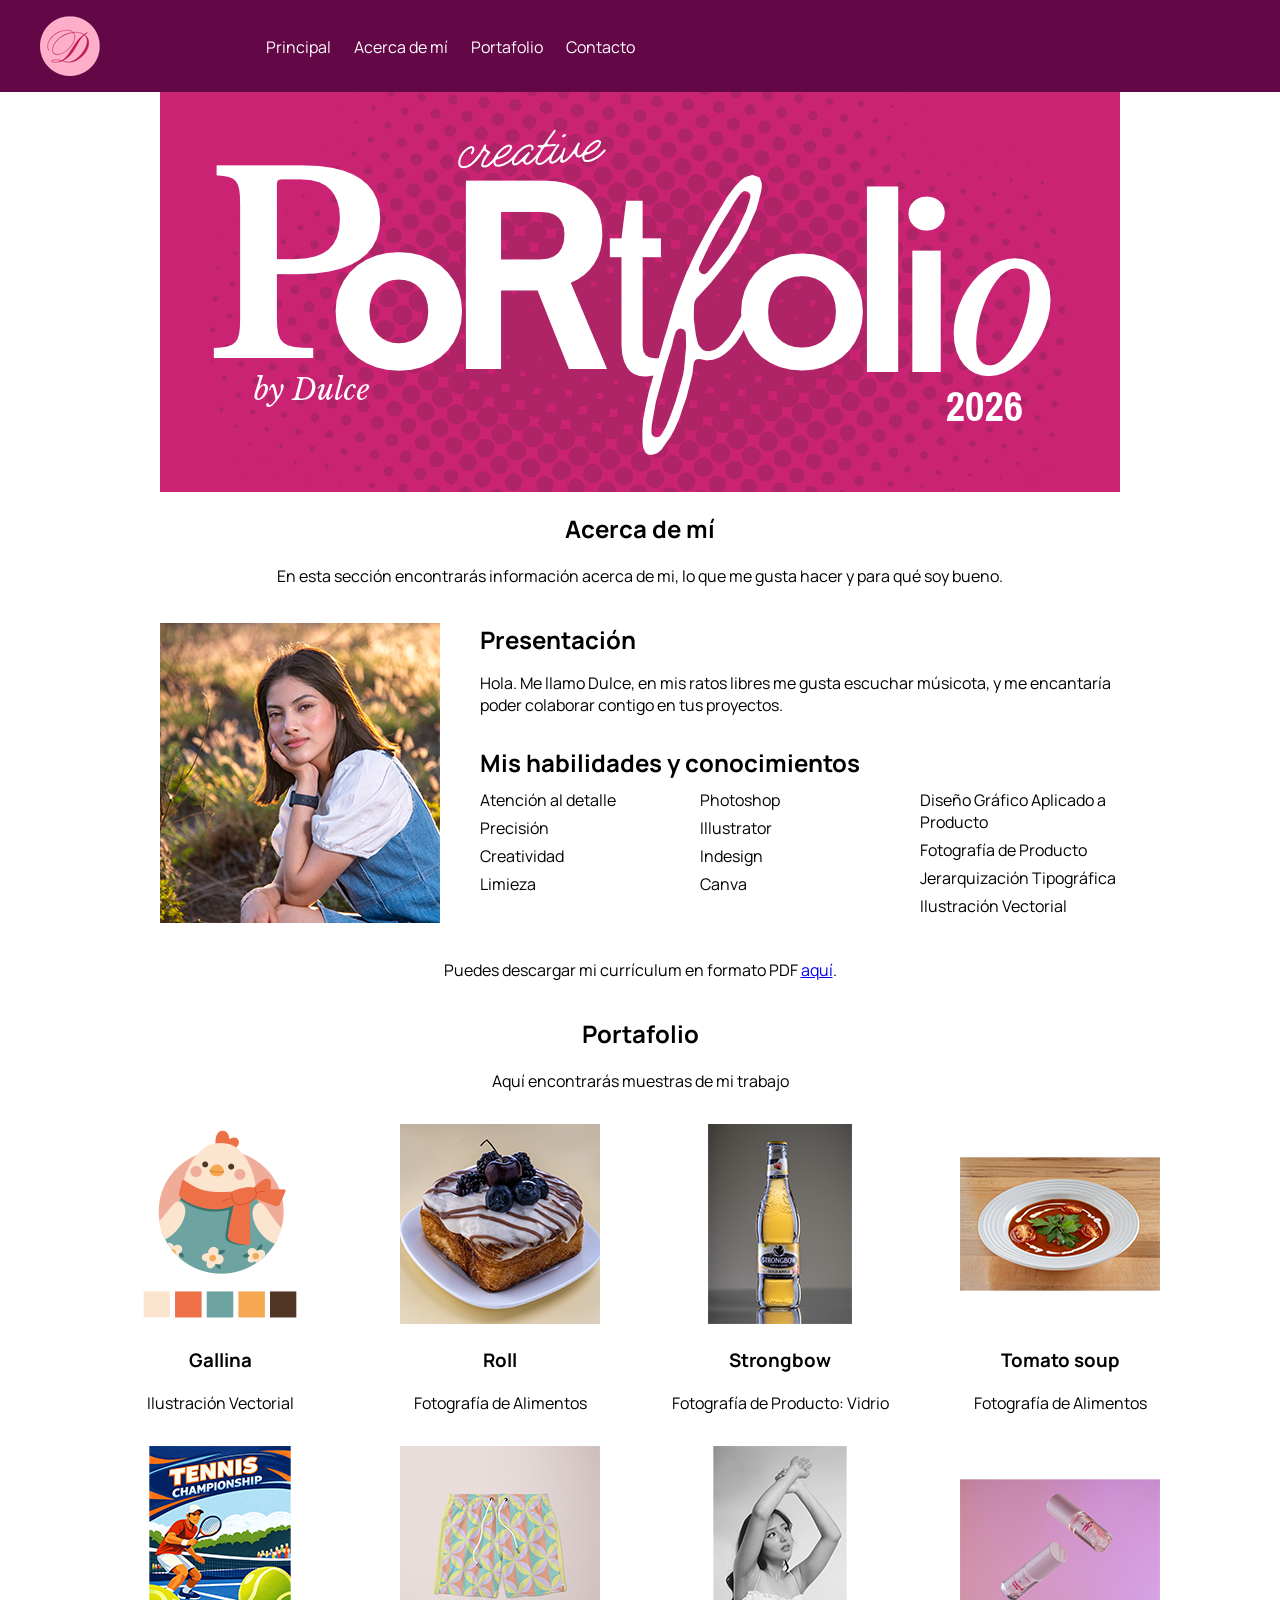
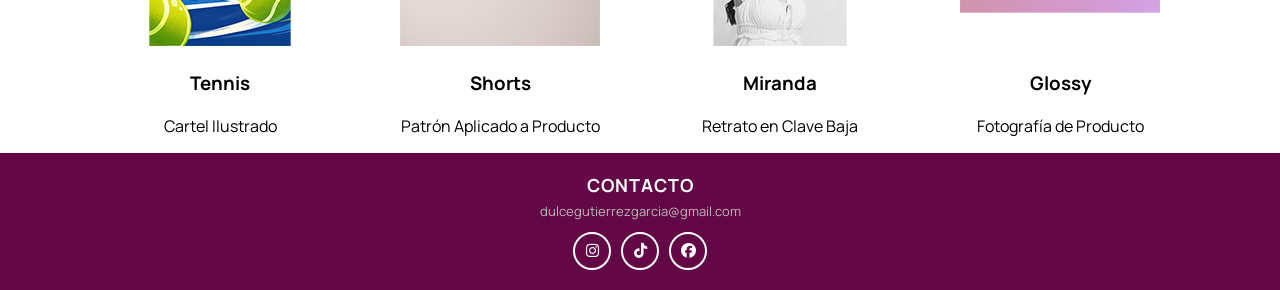
<file: Practica1/index.html>
<!DOCTYPE html>
<html lang="es">
<head>
    <meta charset="UTF-8">
    <meta name="viewport" content="width=device-width, initial-scale=1.0">
    <link rel="preconnect" href="https://fonts.googleapis.com">
<link rel="preconnect" href="https://fonts.googleapis.com">
<link rel="preconnect" href="https://fonts.gstatic.com" crossorigin>
<link href="https://fonts.googleapis.com/css2?family=Manrope:wght@200..800&family=Narnoor:wght@400;500;600;700;800&display=swap" rel="stylesheet">
<link rel="stylesheet" href="https://cdnjs.cloudflare.com/ajax/libs/font-awesome/6.5.1/css/all.min.css">
<link rel="stylesheet" type="text/css" href="css/estilos.css">
    <title>Práctica 1. Portafolio Básico</title>
</head>

<body>
    <header id="encabezado">
        <figure id="logotipo">
            <img src="img/Logo.png" alt="Este es el logotipo de Dulce">
        </figure>

        <nav id="menu">
            <ul>
                <li><a href="index.html">Principal</a></li>
                <li><a href="#">Acerca de mí</a></li>
                <li><a href="#">Portafolio</a></li>
                <li><a href="#">Contacto</a></li>
            </ul>
        </nav>
    </header>

    <section id="portada">
        <figure id="imgportada">
            <img src="img/Cover.png" alt="Portada principal Portafolio">
        </figure>
    </section>

    <section id="acercademi">
        <div id="textoacercademi">
            <h1>Acerca de mí</h1>
            <p>En esta sección encontrarás información acerca de mi, lo que me gusta hacer y para qué soy bueno.</p>     
        </div>

        <article id="perfil">
    <figure id="imgperfil">
        <img src="img/Profile.png" alt="Foto de perfil">
    </figure>

    <div id="informacion">
        <div id="presentacion">
            <h2>Presentación</h2>
            <p>Hola. Me llamo Dulce, en mis ratos libres me gusta escuchar músicota, y me encantaría poder colaborar contigo en tus proyectos.</p>
        </div>

        <div id="habilidadesyconocimientos">
            <h2>Mis habilidades y conocimientos</h2>

            <div class="contenedor-habilidades">
                <div class="habilidades">
                    <ul>
                        <li>Atención al detalle</li>
                        <li>Precisión</li>
                        <li>Creatividad</li>
                        <li>Limieza</li>
                    </ul>
                </div>

                <div class="habilidades">
                    <ul>
                        <li>Photoshop</li>
                        <li>Illustrator</li>
                        <li>Indesign</li>
                        <li>Canva</li>
                    </ul>
                </div>

                <div class="habilidades">
                    <ul>
                        <li>Diseño Gráfico Aplicado a Producto</li>
                        <li>Fotografía de Producto</li>
                        <li>Jerarquización Tipográfica</li>
                        <li>Ilustración Vectorial</li>
                    </ul>
                </div>
            </div>
        </div>
    </div>
</article>

        <div id="descarga">
            <p>Puedes descargar mi currículum en formato PDF <a href="docs/curriculum.pdf" download="curriculum.pdf" target="_blank" rel="noopener">aquí</a>.</p>
        </div>

    </section>

    <section id="portafolio">
        <h2>Portafolio</h2>
        <p>Aquí encontrarás muestras de mi trabajo</p>

        <article id="trabajos">

            <div>
                <figure>
                    <img src="img/work1.png" alt="Título del proyecto"/>
                </figure>
                <h3>Gallina</h3>
                <p>Ilustración Vectorial</p>
            </div>

            <div>
                <figure>
                    <img src="img/work2.png" alt="Título del proyecto"/>
                </figure>
                <h3>Roll</h3>
                <p>Fotografía de Alimentos</p>
            </div>

            <div>
                <figure>
                    <img src="img/work3.png" alt="Título del proyecto"/>
                </figure>
                <h3>Strongbow</h3>
                <p>Fotografía de Producto: Vidrio</p>
            </div>

            <div>
                <figure>
                    <img src="img/work4.png" alt="Título del proyecto"/>
                </figure>
                <h3>Tomato soup</h3>
                <p>Fotografía de Alimentos</p>
            </div>

            <div>
                <figure>
                    <img src="img/work5.png" alt="Título del proyecto"/>
                </figure>
                <h3>Tennis</h3>
                <p>Cartel Ilustrado</p>
            </div>

            <div>
                <figure>
                    <img src="img/work6.png" alt="Título del proyecto"/>
                </figure>
                <h3>Shorts</h3>
                <p>Patrón Aplicado a Producto</p>
            </div>

            <div>
                <figure>
                    <img src="img/work7.png" alt="Título del proyecto"/>
                </figure>
                <h3>Miranda</h3>
                <p>Retrato en Clave Baja</p>
            </div>

            <div>
                <figure>
                    <img src="img/work8.png" alt="Título del proyecto"/>
                </figure>
                <h3>Glossy</h3>
                <p>Fotografía de Producto</p>
            </div>
        </article>
    </section>

    <footer id="contacto">
        <h2>Contacto</h2>
        <p>dulcegutierrezgarcia@gmail.com</p>

        <ul>
    <li><a href="https://www.instagram.com/_dulce_g_?dlrf=MXkxOGN0NDM3bWo4aw==/" target="_blank" rel="noopener" aria-label="Instagram"><i class="fa-brands fa-instagram"></i></a></li>
<li><a href="https://www.tiktok.com/@dulcitosss_?_r=1&_t=ZS-9Ag1h3GOVRE" target="_blank" rel="noopener" aria-label="TikTok"><i class="fa-brands fa-tiktok"></i></a></li>
<li><a href="https://www.facebook.com/dulcejaneth.gutierrezgarcia/" target="_blank" rel="noopener" aria-label="Facebook"><i class="fa-brands fa-facebook"></i></a></li>
        </ul>

    </footer>

    
    
    
</body>

</html>
</file>
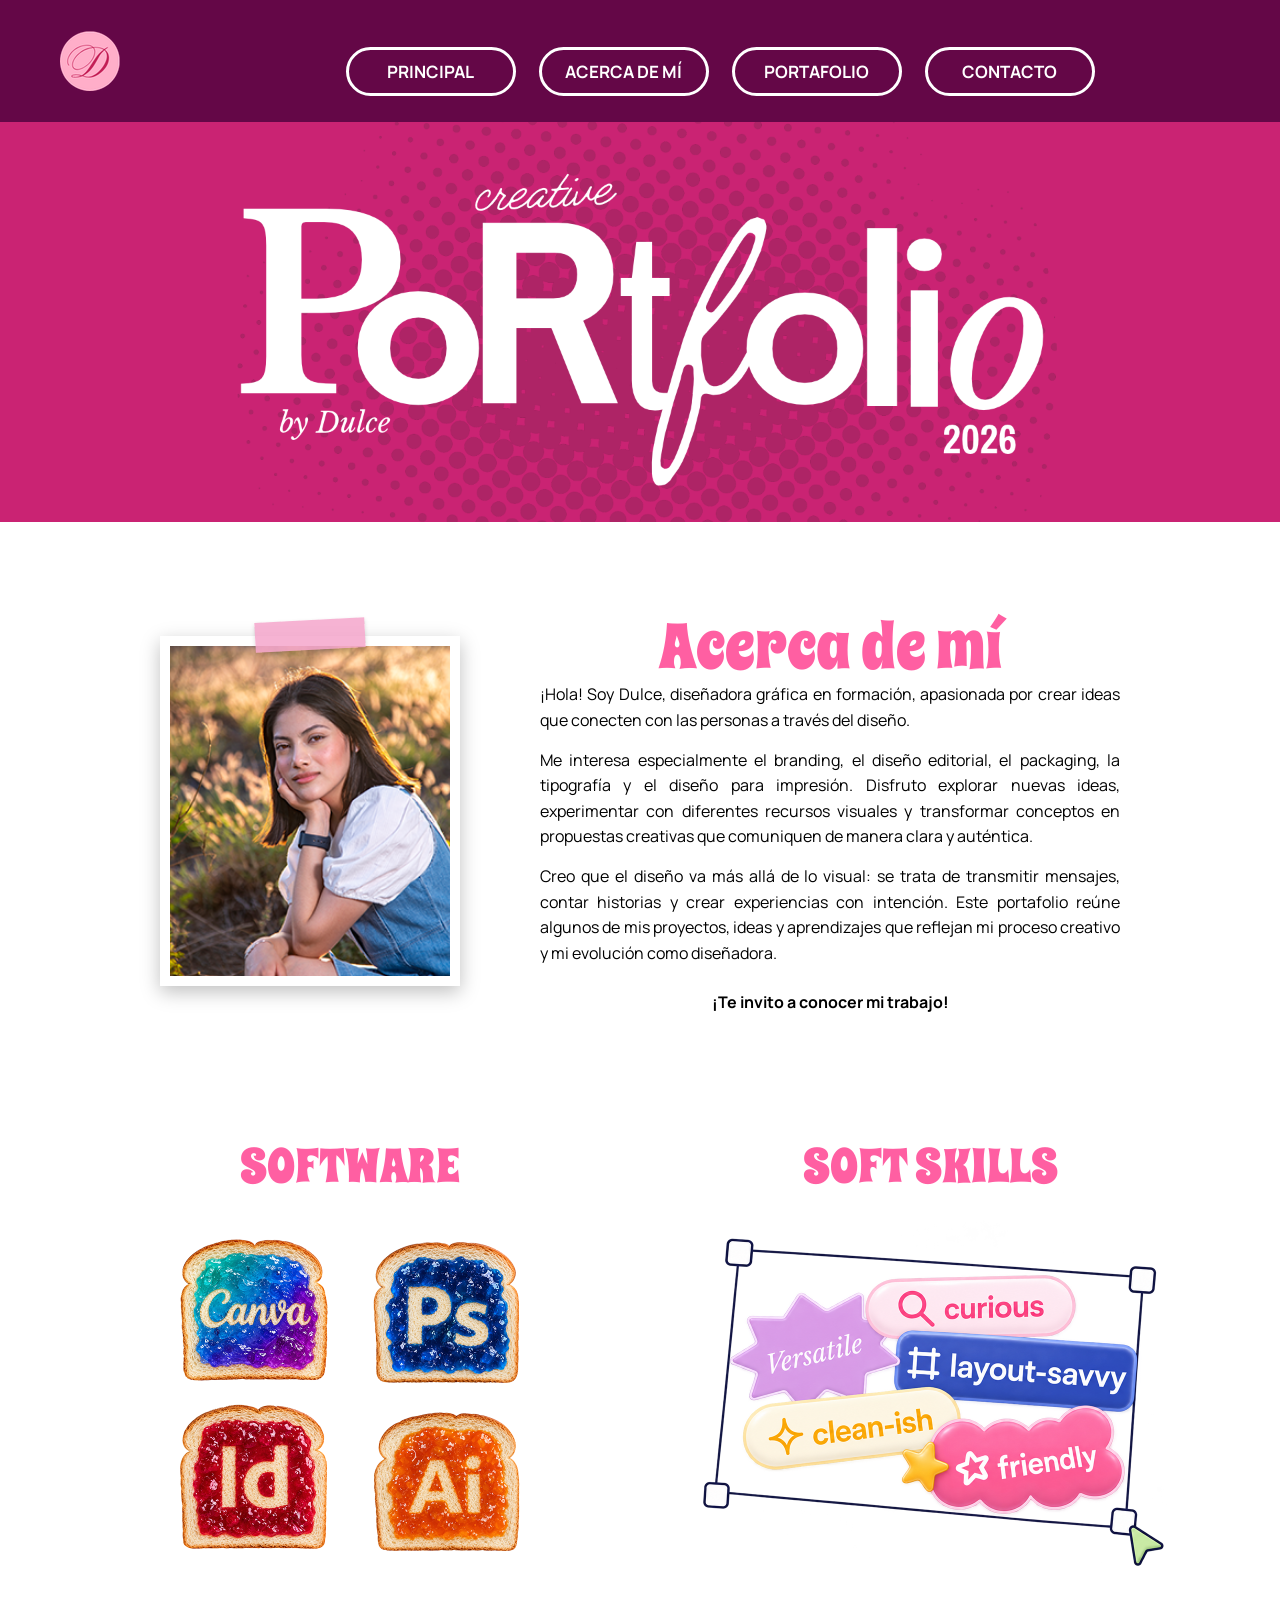
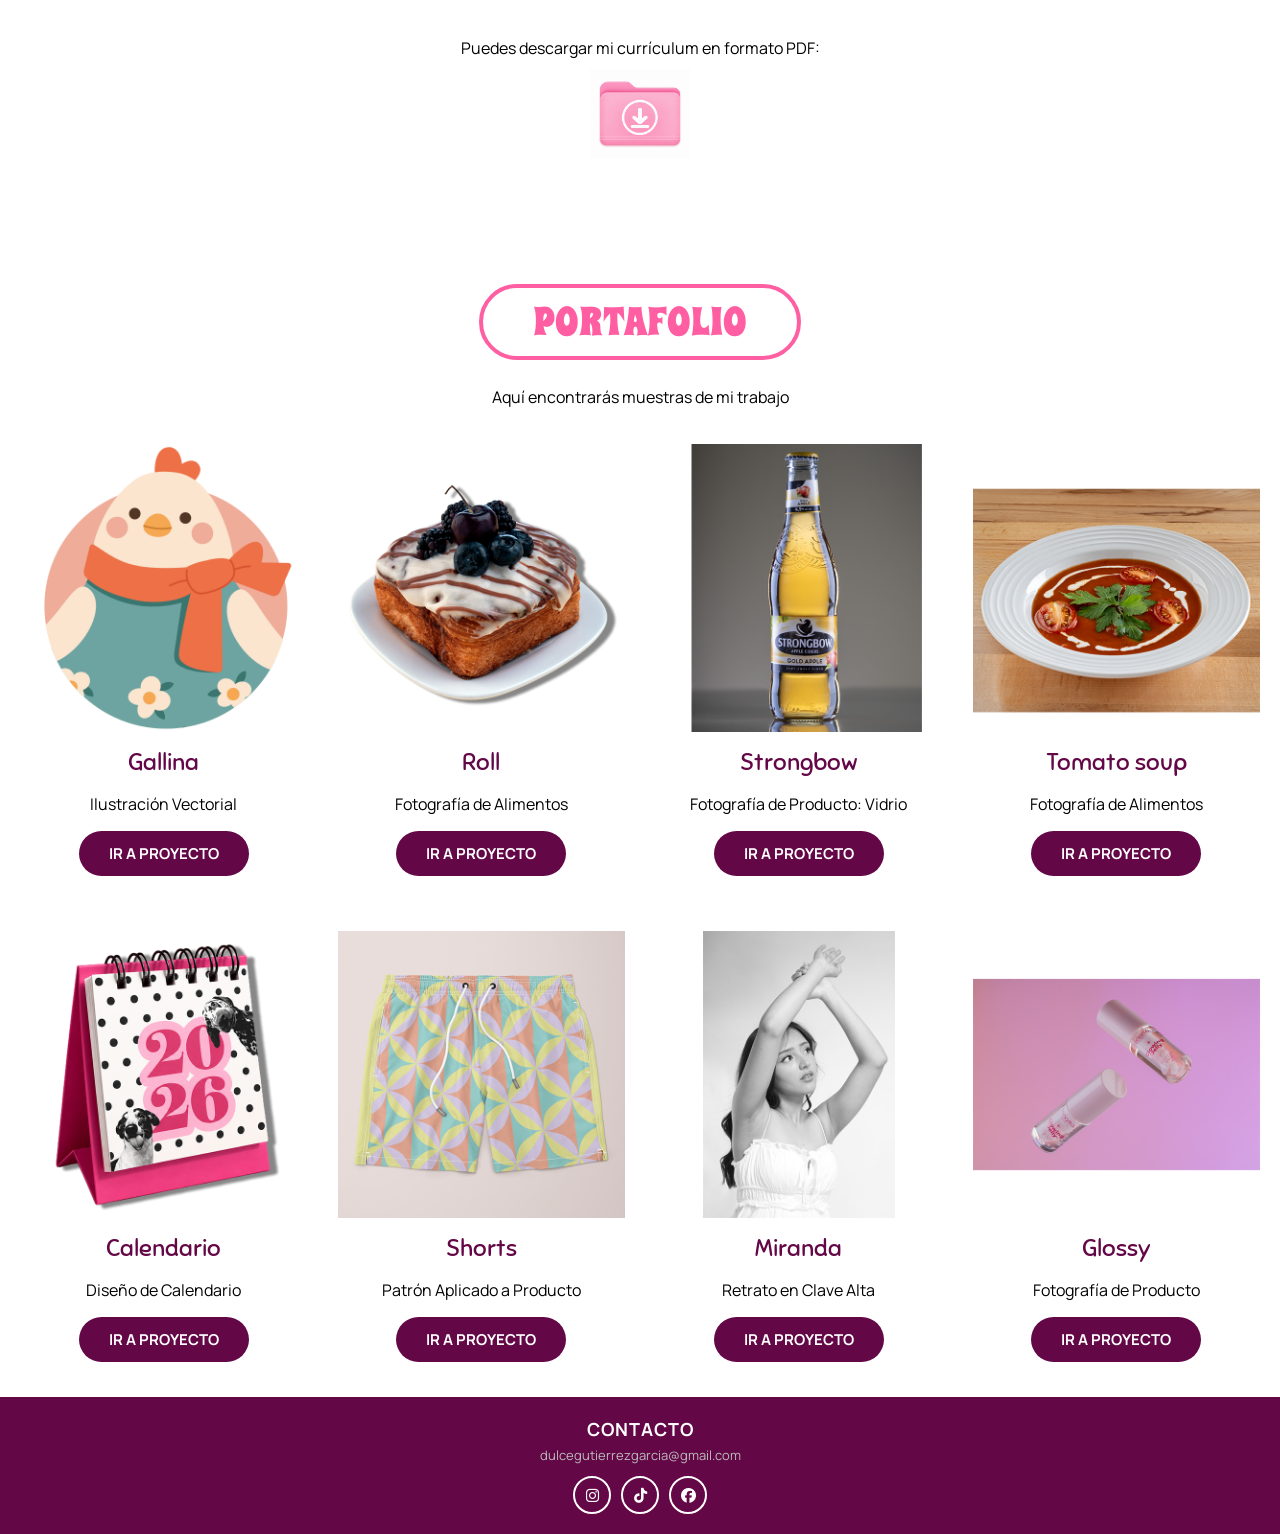
<file: practica2/index.html>
<!DOCTYPE html>
<html lang="es">
<head>
    <meta charset="UTF-8">
    <meta name="viewport" content="width=device-width, initial-scale=1.0">
    <link rel="preconnect" href="https://fonts.googleapis.com">
<link rel="preconnect" href="https://fonts.googleapis.com">
<link rel="preconnect" href="https://fonts.gstatic.com" crossorigin>
<link href="https://fonts.googleapis.com/css2?family=Manrope:wght@200..800&family=Narnoor:wght@400;500;600;700;800&display=swap" rel="stylesheet">
<link rel="stylesheet" href="https://cdnjs.cloudflare.com/ajax/libs/font-awesome/6.5.1/css/all.min.css">
<link rel="preconnect" href="https://fonts.googleapis.com">
<link rel="preconnect" href="https://fonts.gstatic.com" crossorigin>
<link href="https://fonts.googleapis.com/css2?family=Ranchers&family=Spicy+Rice&display=swap" rel="stylesheet">
<link rel="preconnect" href="https://fonts.googleapis.com">
<link rel="preconnect" href="https://fonts.gstatic.com" crossorigin>
<link href="https://fonts.googleapis.com/css2?family=Manrope:wght@200..800&family=Narnoor:wght@400;500;600;700;800&family=Sniglet:wght@400;800&display=swap" rel="stylesheet">
<link rel="stylesheet" type="text/css" href="css/estilos.css">
    <title>Práctica 2. Portafolio de Proyectos</title>
</head>

<body>
    <header id="encabezado">
        <figure id="logotipo">
            <img src="img/Logo.png" alt="Este es el logotipo de Dulce">
        </figure>

        <nav id="menu">
            <ul>
                <li><a href="index.html">Principal</a></li>
                <li><a href="#acercademi">Acerca de mí</a></li>
                <li><a href="#portafolio">Portafolio</a></li>
                <li><a href="#contacto">Contacto</a></li>
            </ul>
        </nav>
    </header>

    <section id="portada">
        <figure id="imgportada">
            <img src="img/Cover.png" alt="Portada principal Portafolio">
        </figure>
    </section>

    <section id="acercademi">

    <!-- Parte superior: foto + título + texto -->
    <div id="encabezadoacercademi">
        <figure id="imgperfil">
            <span class="cinta"></span>
            <img src="img/Profile.png" alt="Foto de perfil">
        </figure>

        <div id="textoacercademi">
            <h1>Acerca de mí</h1>

            <div id="presentacion">
                <p>¡Hola! Soy Dulce, diseñadora gráfica en formación, apasionada por crear ideas que conecten con las personas a través del diseño.</p>

                <p>Me interesa especialmente el branding, el diseño editorial, el packaging, la tipografía y el diseño para impresión. Disfruto explorar nuevas ideas, experimentar con diferentes recursos visuales y transformar conceptos en propuestas creativas que comuniquen de manera clara y auténtica.</p>

                <p>Creo que el diseño va más allá de lo visual: se trata de transmitir mensajes, contar historias y crear experiencias con intención. Este portafolio reúne algunos de mis proyectos, ideas y aprendizajes que reflejan mi proceso creativo y mi evolución como diseñadora.</p>

                <p><strong>¡Te invito a conocer mi trabajo!</strong></p>
            </div>
        </div>
    </div>

        <div id="habilidades-imagenes">
    <div class="columna-habilidad">
        <h2>Software</h2>
        <img src="img/software.png" alt="Software que utilizo">
    </div>

    <div class="columna-habilidad">
        <h2>Soft Skills</h2>
        <img src="img/softskills.png" alt="Mis soft skills">
    </div>
</div>
    

    <div id="descarga">
    <p>Puedes descargar mi currículum en formato PDF:</p>
    <a href="docs/curriculum.pdf" download="curriculum.pdf" target="_blank" rel="noopener" aria-label="Descargar currículum en PDF">
        <img src="img/descarga.png" alt="Descargar currículum">
    </a>
</div>

</section>

    <section id="portafolio">
        <h2>Portafolio</h2>
        <p>Aquí encontrarás muestras de mi trabajo</p>

  <article id="trabajos">

    <div>
        <figure>
            <img src="img/work1.png" alt="Gallina, ilustración vectorial"/>
        </figure>
        <h3>Gallina</h3>
        <p>Ilustración Vectorial</p>
        <div class="boton">
            <a href="proyecto1.html">ir a proyecto</a>
        </div>
    </div>

    <div>
        <figure>
            <img src="img/work2.png" alt="Roll, fotografía de alimentos"/>
        </figure>
        <h3>Roll</h3>
        <p>Fotografía de Alimentos</p>
        <div class="boton">
            <a href="proyecto2.html">ir a proyecto</a>
        </div>
    </div>

    <div>
        <figure>
            <img src="img/work3.png" alt="Strongbow, fotografía de producto"/>
        </figure>
        <h3>Strongbow</h3>
        <p>Fotografía de Producto: Vidrio</p>
        <div class="boton">
            <a href="proyecto3.html">ir a proyecto</a>
        </div>
    </div>

    <div>
        <figure>
            <img src="img/work4.png" alt="Tomato soup, fotografía de alimentos"/>
        </figure>
        <h3>Tomato soup</h3>
        <p>Fotografía de Alimentos</p>
        <div class="boton">
            <a href="proyecto4.html">ir a proyecto</a>
        </div>
    </div>

    <div>
        <figure>
            <img src="img/work5.png" alt="Calendario de perritos"/>
        </figure>
        <h3>Calendario</h3>
        <p>Diseño de Calendario</p>
        <div class="boton">
            <a href="proyecto5.html">ir a proyecto</a>
        </div>
    </div>

    <div>
        <figure>
            <img src="img/work6.png" alt="Shorts, patrón aplicado a producto"/>
        </figure>
        <h3>Shorts</h3>
        <p>Patrón Aplicado a Producto</p>
        <div class="boton">
            <a href="proyecto6.html">ir a proyecto</a>
        </div>
    </div>

    <div>
        <figure>
            <img src="img/work7.png" alt="Miranda, retrato en clave baja"/>
        </figure>
        <h3>Miranda</h3>
        <p>Retrato en Clave Alta</p>
        <div class="boton">
            <a href="proyecto7.html">ir a proyecto</a>
        </div>
    </div>

    <div>
        <figure>
            <img src="img/work8.png" alt="Glossy, fotografía de producto"/>
        </figure>
        <h3>Glossy</h3>
        <p>Fotografía de Producto</p>
        <div class="boton">
            <a href="proyecto8.html">ir a proyecto</a>
        </div>
    </div>

  </article>
    </section>

    <footer id="contacto">
        <h2>Contacto</h2>
        <p>dulcegutierrezgarcia@gmail.com</p>

        <ul>
    <li><a href="https://www.instagram.com/_dulce_g_?dlrf=MXkxOGN0NDM3bWo4aw==/" target="_blank" rel="noopener" aria-label="Instagram"><i class="fa-brands fa-instagram"></i></a></li>
<li><a href="https://www.tiktok.com/@dulcitosss_?_r=1&_t=ZS-9Ag1h3GOVRE" target="_blank" rel="noopener" aria-label="TikTok"><i class="fa-brands fa-tiktok"></i></a></li>
<li><a href="https://www.facebook.com/dulcejaneth.gutierrezgarcia/" target="_blank" rel="noopener" aria-label="Facebook"><i class="fa-brands fa-facebook"></i></a></li>
        </ul>

    </footer>

    
    
    
</body>

</html>
</file>
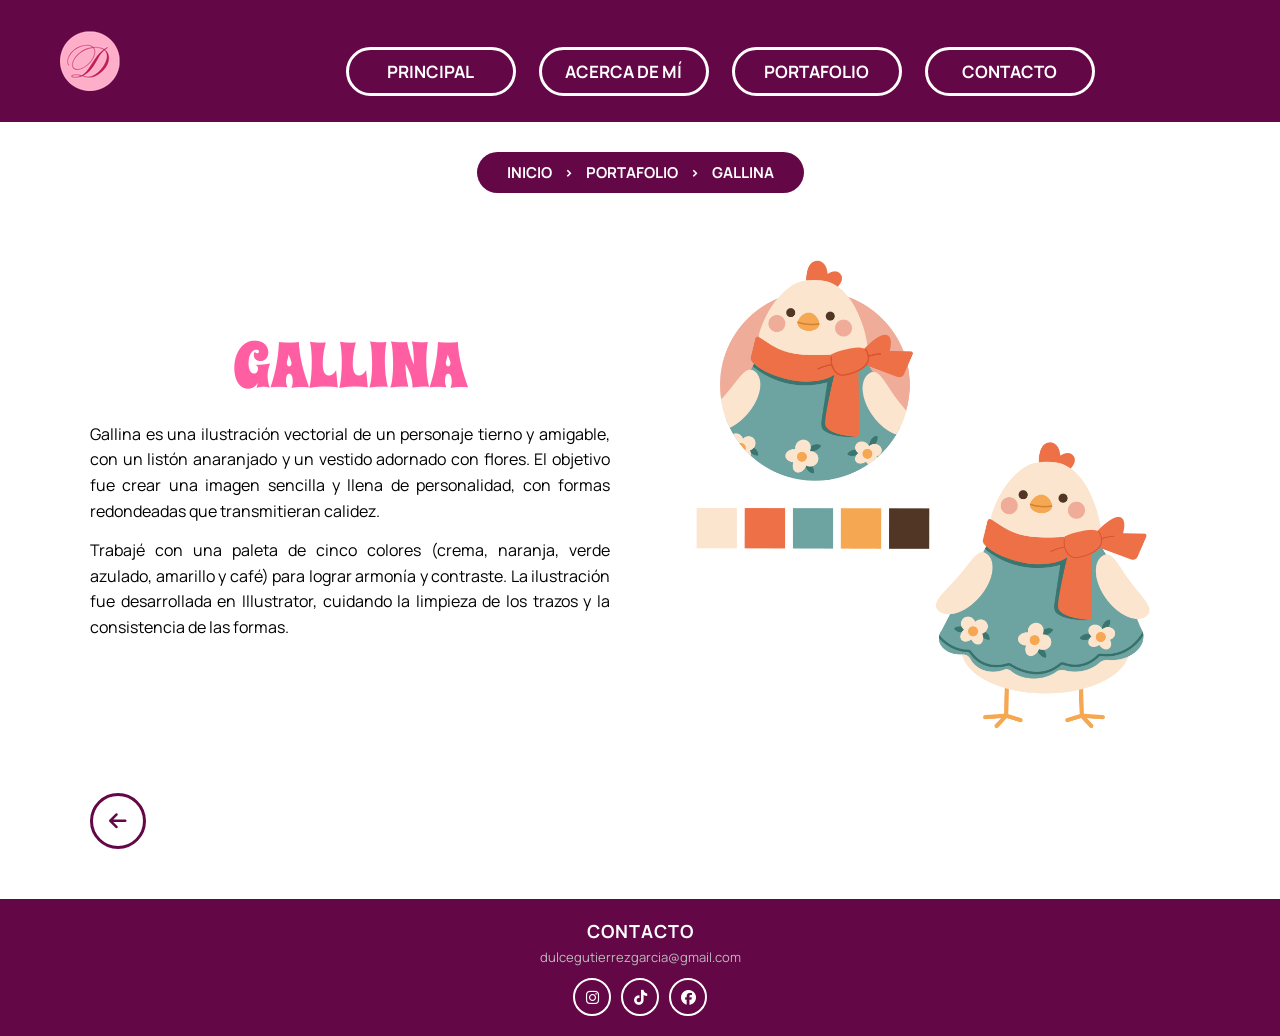
<file: practica2/proyecto1.html>
<!DOCTYPE html>
<html lang="es">
<head>
    <meta charset="UTF-8">
    <meta name="viewport" content="width=device-width, initial-scale=1.0">
    <link rel="preconnect" href="https://fonts.googleapis.com">
    <link rel="preconnect" href="https://fonts.gstatic.com" crossorigin>
    <link href="https://fonts.googleapis.com/css2?family=Manrope:wght@200..800&family=Narnoor:wght@400;500;600;700;800&family=Sniglet:wght@400;800&family=Spicy+Rice&display=swap" rel="stylesheet">
    <link rel="stylesheet" href="https://cdnjs.cloudflare.com/ajax/libs/font-awesome/6.5.1/css/all.min.css">
    <link rel="stylesheet" type="text/css" href="css/estilos.css">
    <title>Gallina | Portafolio</title>
</head>

<body>
    <header id="encabezado">
        <figure id="logotipo">
            <img src="img/Logo.png" alt="Logotipo de Dulce">
        </figure>

        <nav id="menu">
            <ul>
                <li><a href="index.html">Principal</a></li>
                <li><a href="index.html#acercademi">Acerca de mí</a></li>
                <li><a href="index.html#portafolio">Portafolio</a></li>
                <li><a href="index.html#contacto">Contacto</a></li>
            </ul>
        </nav>
    </header>

    <main id="proyecto">

        <!-- Breadcrumbs -->
        <nav class="migas" aria-label="Estás en">
            <a href="index.html">Inicio</a>
            <span>&gt;</span>
            <a href="index.html#portafolio">Portafolio</a>
            <span>&gt;</span>
            <span>Gallina</span>
        </nav>

        <!-- Título + descripción | imagen -->
        <section class="proyecto-contenido">
            <div class="proyecto-texto">
                <h1>Gallina</h1>
                <p>Gallina es una ilustración vectorial de un personaje tierno y amigable, con un listón anaranjado y un vestido adornado con flores. El objetivo fue crear una imagen sencilla y llena de personalidad, con formas redondeadas que transmitieran calidez.</p>
                <p>Trabajé con una paleta de cinco colores (crema, naranja, verde azulado, amarillo y café) para lograr armonía y contraste. La ilustración fue desarrollada en Illustrator, cuidando la limpieza de los trazos y la consistencia de las formas.</p>
            </div>

            <figure class="proyecto-imagen">
                <img src="img/proyecto1.png" alt="Gallina, ilustración vectorial">
            </figure>
        </section>

        <!-- Flecha para regresar -->
        <a class="volver" href="index.html#portafolio" aria-label="Volver al portafolio">
            <i class="fa-solid fa-arrow-left"></i>
        </a>

    </main>

    <footer id="contacto">
        <h2>Contacto</h2>
        <p>dulcegutierrezgarcia@gmail.com</p>
        <ul>
            <li><a href="https://www.instagram.com/_dulce_g_?dlrf=MXkxOGN0NDM3bWo4aw==/" target="_blank" rel="noopener" aria-label="Instagram"><i class="fa-brands fa-instagram"></i></a></li>
            <li><a href="https://www.tiktok.com/@dulcitosss_?_r=1&_t=ZS-9Ag1h3GOVRE" target="_blank" rel="noopener" aria-label="TikTok"><i class="fa-brands fa-tiktok"></i></a></li>
            <li><a href="https://www.facebook.com/dulcejaneth.gutierrezgarcia/" target="_blank" rel="noopener" aria-label="Facebook"><i class="fa-brands fa-facebook"></i></a></li>
        </ul>
    </footer>
</body>
</html>
</file>
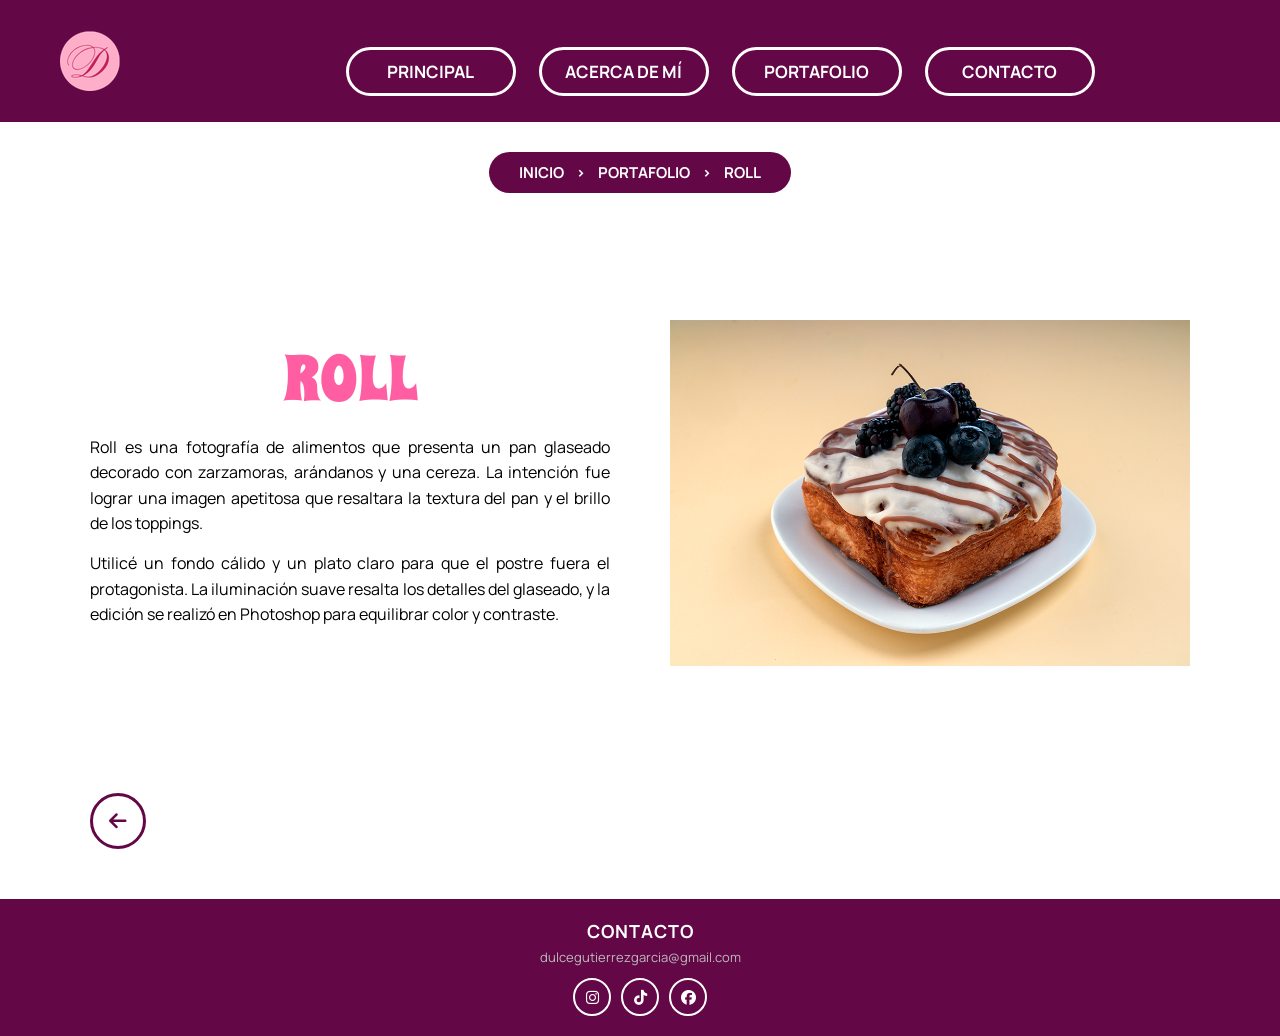
<file: practica2/proyecto2.html>
<!DOCTYPE html>
<html lang="es">
<head>
    <meta charset="UTF-8">
    <meta name="viewport" content="width=device-width, initial-scale=1.0">
    <link rel="preconnect" href="https://fonts.googleapis.com">
    <link rel="preconnect" href="https://fonts.gstatic.com" crossorigin>
    <link href="https://fonts.googleapis.com/css2?family=Manrope:wght@200..800&family=Narnoor:wght@400;500;600;700;800&family=Sniglet:wght@400;800&family=Spicy+Rice&display=swap" rel="stylesheet">
    <link rel="stylesheet" href="https://cdnjs.cloudflare.com/ajax/libs/font-awesome/6.5.1/css/all.min.css">
    <link rel="stylesheet" type="text/css" href="css/estilos.css">
    <title>Roll | Portafolio</title>
</head>

<body>
    <header id="encabezado">
        <figure id="logotipo">
            <img src="img/Logo.png" alt="Logotipo de Dulce">
        </figure>

        <nav id="menu">
            <ul>
                <li><a href="index.html">Principal</a></li>
                <li><a href="index.html#acercademi">Acerca de mí</a></li>
                <li><a href="index.html#portafolio">Portafolio</a></li>
                <li><a href="index.html#contacto">Contacto</a></li>
            </ul>
        </nav>
    </header>

    <main id="proyecto">

        <!-- Breadcrumbs -->
        <nav class="migas" aria-label="Estás en">
            <a href="index.html">Inicio</a>
            <span>&gt;</span>
            <a href="index.html#portafolio">Portafolio</a>
            <span>&gt;</span>
            <span>Roll</span>
        </nav>

        <!-- Título + descripción | imagen -->
        <section class="proyecto-contenido">
            <div class="proyecto-texto">
                <h1>Roll</h1>
                <p>Roll es una fotografía de alimentos que presenta un pan glaseado decorado con zarzamoras, arándanos y una cereza. La intención fue lograr una imagen apetitosa que resaltara la textura del pan y el brillo de los toppings.</p>
                <p>Utilicé un fondo cálido y un plato claro para que el postre fuera el protagonista. La iluminación suave resalta los detalles del glaseado, y la edición se realizó en Photoshop para equilibrar color y contraste.</p>
            </div>

            <figure class="proyecto-imagen">
                <img src="img/proyecto2.png" alt="Roll, fotografía de alimentos">
            </figure>
        </section>

        <!-- Flecha para regresar -->
        <a class="volver" href="index.html#portafolio" aria-label="Volver al portafolio">
            <i class="fa-solid fa-arrow-left"></i>
        </a>

    </main>

    <footer id="contacto">
        <h2>Contacto</h2>
        <p>dulcegutierrezgarcia@gmail.com</p>
        <ul>
            <li><a href="https://www.instagram.com/_dulce_g_?dlrf=MXkxOGN0NDM3bWo4aw==/" target="_blank" rel="noopener" aria-label="Instagram"><i class="fa-brands fa-instagram"></i></a></li>
            <li><a href="https://www.tiktok.com/@dulcitosss_?_r=1&_t=ZS-9Ag1h3GOVRE" target="_blank" rel="noopener" aria-label="TikTok"><i class="fa-brands fa-tiktok"></i></a></li>
            <li><a href="https://www.facebook.com/dulcejaneth.gutierrezgarcia/" target="_blank" rel="noopener" aria-label="Facebook"><i class="fa-brands fa-facebook"></i></a></li>
        </ul>
    </footer>
</body>
</html>
</file>
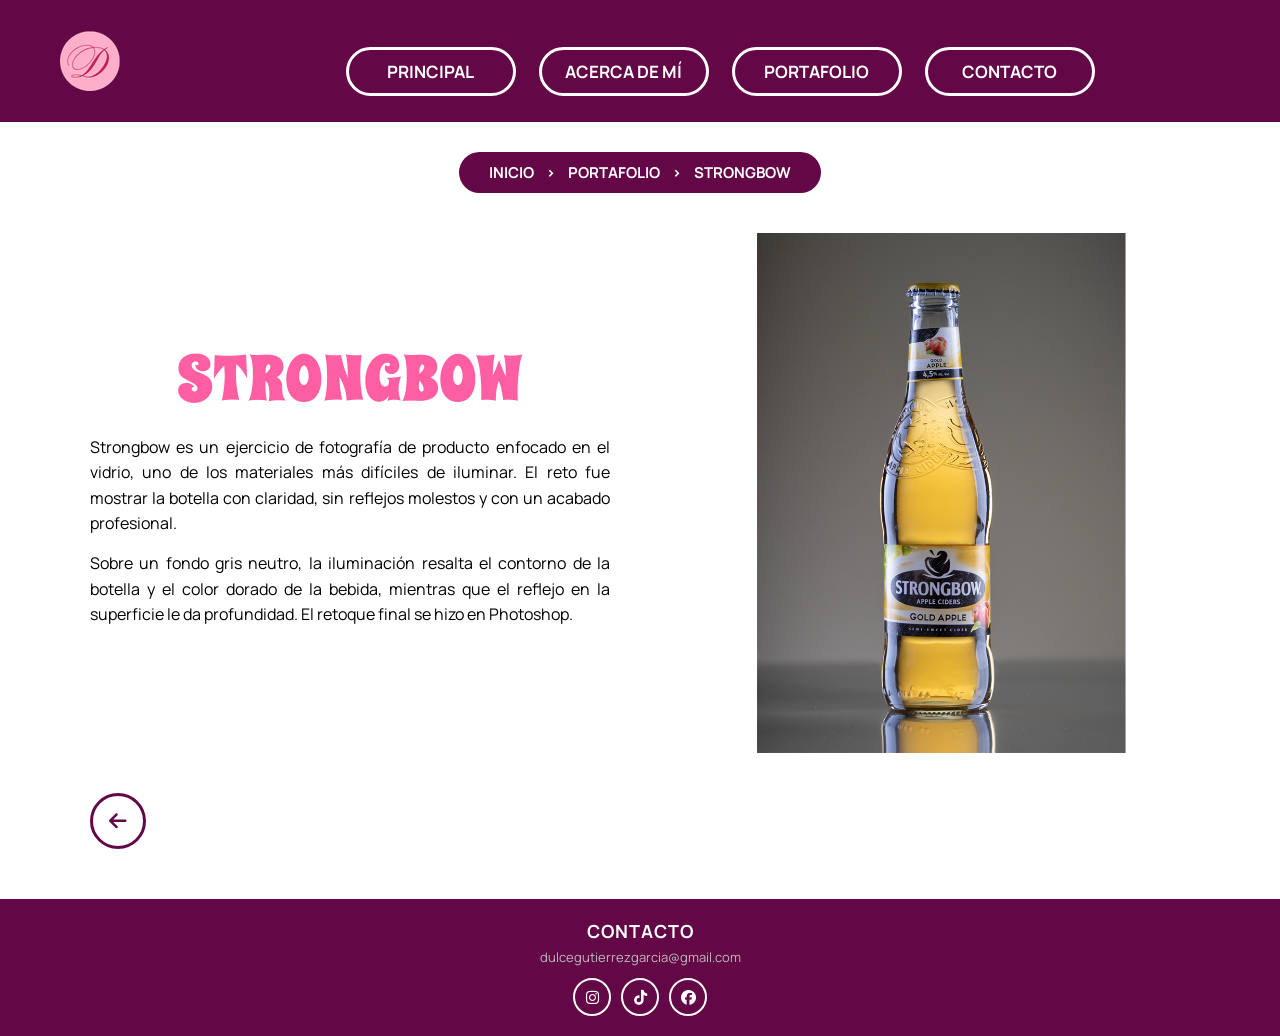
<file: practica2/proyecto3.html>
<!DOCTYPE html>
<html lang="es">
<head>
    <meta charset="UTF-8">
    <meta name="viewport" content="width=device-width, initial-scale=1.0">
    <link rel="preconnect" href="https://fonts.googleapis.com">
    <link rel="preconnect" href="https://fonts.gstatic.com" crossorigin>
    <link href="https://fonts.googleapis.com/css2?family=Manrope:wght@200..800&family=Narnoor:wght@400;500;600;700;800&family=Sniglet:wght@400;800&family=Spicy+Rice&display=swap" rel="stylesheet">
    <link rel="stylesheet" href="https://cdnjs.cloudflare.com/ajax/libs/font-awesome/6.5.1/css/all.min.css">
    <link rel="stylesheet" type="text/css" href="css/estilos.css">
    <title>Strongbow | Portafolio</title>
</head>

<body>
    <header id="encabezado">
        <figure id="logotipo">
            <img src="img/Logo.png" alt="Logotipo de Dulce">
        </figure>

        <nav id="menu">
            <ul>
                <li><a href="index.html">Principal</a></li>
                <li><a href="index.html#acercademi">Acerca de mí</a></li>
                <li><a href="index.html#portafolio">Portafolio</a></li>
                <li><a href="index.html#contacto">Contacto</a></li>
            </ul>
        </nav>
    </header>

    <main id="proyecto">

        <!-- Breadcrumbs -->
        <nav class="migas" aria-label="Estás en">
            <a href="index.html">Inicio</a>
            <span>&gt;</span>
            <a href="index.html#portafolio">Portafolio</a>
            <span>&gt;</span>
            <span>Strongbow</span>
        </nav>

        <!-- Título + descripción | imagen -->
        <section class="proyecto-contenido">
            <div class="proyecto-texto">
                <h1>Strongbow</h1>
                <p>Strongbow es un ejercicio de fotografía de producto enfocado en el vidrio, uno de los materiales más difíciles de iluminar. El reto fue mostrar la botella con claridad, sin reflejos molestos y con un acabado profesional.</p>
                <p>Sobre un fondo gris neutro, la iluminación resalta el contorno de la botella y el color dorado de la bebida, mientras que el reflejo en la superficie le da profundidad. El retoque final se hizo en Photoshop.</p>
            </div>

            <figure class="proyecto-imagen">
                <img src="img/proyecto3.png" alt="Strongbow, fotografía de producto en vidrio">
            </figure>
        </section>

        <!-- Flecha para regresar -->
        <a class="volver" href="index.html#portafolio" aria-label="Volver al portafolio">
            <i class="fa-solid fa-arrow-left"></i>
        </a>

    </main>

    <footer id="contacto">
        <h2>Contacto</h2>
        <p>dulcegutierrezgarcia@gmail.com</p>
        <ul>
            <li><a href="https://www.instagram.com/_dulce_g_?dlrf=MXkxOGN0NDM3bWo4aw==/" target="_blank" rel="noopener" aria-label="Instagram"><i class="fa-brands fa-instagram"></i></a></li>
            <li><a href="https://www.tiktok.com/@dulcitosss_?_r=1&_t=ZS-9Ag1h3GOVRE" target="_blank" rel="noopener" aria-label="TikTok"><i class="fa-brands fa-tiktok"></i></a></li>
            <li><a href="https://www.facebook.com/dulcejaneth.gutierrezgarcia/" target="_blank" rel="noopener" aria-label="Facebook"><i class="fa-brands fa-facebook"></i></a></li>
        </ul>
    </footer>
</body>
</html>
</file>
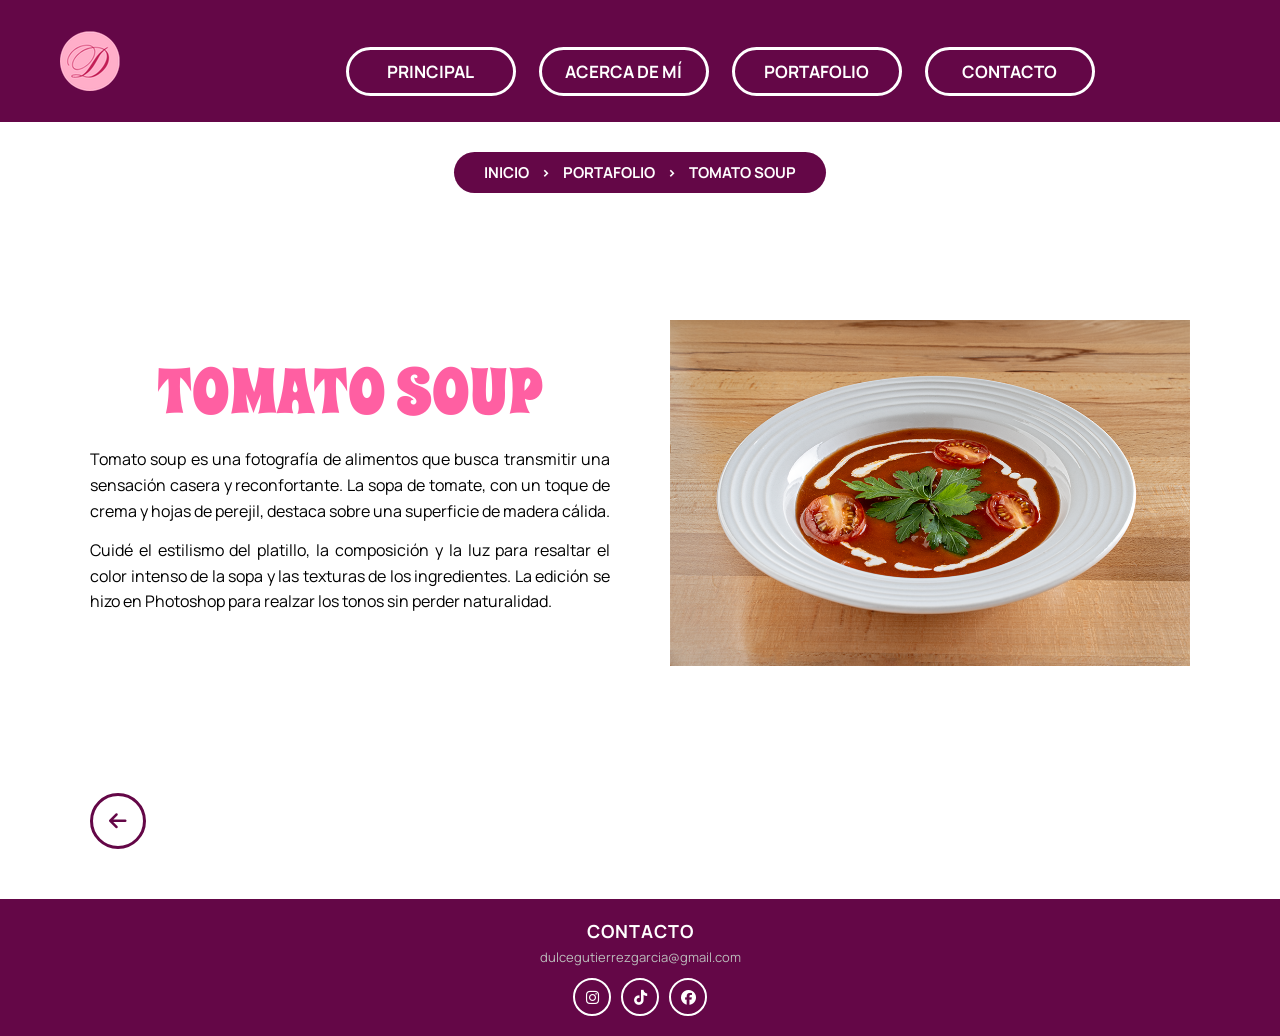
<file: practica2/proyecto4.html>
<!DOCTYPE html>
<html lang="es">
<head>
    <meta charset="UTF-8">
    <meta name="viewport" content="width=device-width, initial-scale=1.0">
    <link rel="preconnect" href="https://fonts.googleapis.com">
    <link rel="preconnect" href="https://fonts.gstatic.com" crossorigin>
    <link href="https://fonts.googleapis.com/css2?family=Manrope:wght@200..800&family=Narnoor:wght@400;500;600;700;800&family=Sniglet:wght@400;800&family=Spicy+Rice&display=swap" rel="stylesheet">
    <link rel="stylesheet" href="https://cdnjs.cloudflare.com/ajax/libs/font-awesome/6.5.1/css/all.min.css">
    <link rel="stylesheet" type="text/css" href="css/estilos.css">
    <title>Tomato soup | Portafolio</title>
</head>

<body>
    <header id="encabezado">
        <figure id="logotipo">
            <img src="img/Logo.png" alt="Logotipo de Dulce">
        </figure>

        <nav id="menu">
            <ul>
                <li><a href="index.html">Principal</a></li>
                <li><a href="index.html#acercademi">Acerca de mí</a></li>
                <li><a href="index.html#portafolio">Portafolio</a></li>
                <li><a href="index.html#contacto">Contacto</a></li>
            </ul>
        </nav>
    </header>

    <main id="proyecto">

        <!-- Breadcrumbs -->
        <nav class="migas" aria-label="Estás en">
            <a href="index.html">Inicio</a>
            <span>&gt;</span>
            <a href="index.html#portafolio">Portafolio</a>
            <span>&gt;</span>
            <span>Tomato soup</span>
        </nav>

        <!-- Título + descripción | imagen -->
        <section class="proyecto-contenido">
            <div class="proyecto-texto">
                <h1>Tomato soup</h1>
                <p>Tomato soup es una fotografía de alimentos que busca transmitir una sensación casera y reconfortante. La sopa de tomate, con un toque de crema y hojas de perejil, destaca sobre una superficie de madera cálida.</p>
                <p>Cuidé el estilismo del platillo, la composición y la luz para resaltar el color intenso de la sopa y las texturas de los ingredientes. La edición se hizo en Photoshop para realzar los tonos sin perder naturalidad.</p>
            </div>

            <figure class="proyecto-imagen">
                <img src="img/proyecto4.png" alt="Tomato soup, fotografía de alimentos">
            </figure>
        </section>

        <!-- Flecha para regresar -->
        <a class="volver" href="index.html#portafolio" aria-label="Volver al portafolio">
            <i class="fa-solid fa-arrow-left"></i>
        </a>

    </main>

    <footer id="contacto">
        <h2>Contacto</h2>
        <p>dulcegutierrezgarcia@gmail.com</p>
        <ul>
            <li><a href="https://www.instagram.com/_dulce_g_?dlrf=MXkxOGN0NDM3bWo4aw==/" target="_blank" rel="noopener" aria-label="Instagram"><i class="fa-brands fa-instagram"></i></a></li>
            <li><a href="https://www.tiktok.com/@dulcitosss_?_r=1&_t=ZS-9Ag1h3GOVRE" target="_blank" rel="noopener" aria-label="TikTok"><i class="fa-brands fa-tiktok"></i></a></li>
            <li><a href="https://www.facebook.com/dulcejaneth.gutierrezgarcia/" target="_blank" rel="noopener" aria-label="Facebook"><i class="fa-brands fa-facebook"></i></a></li>
        </ul>
    </footer>
</body>
</html>
</file>
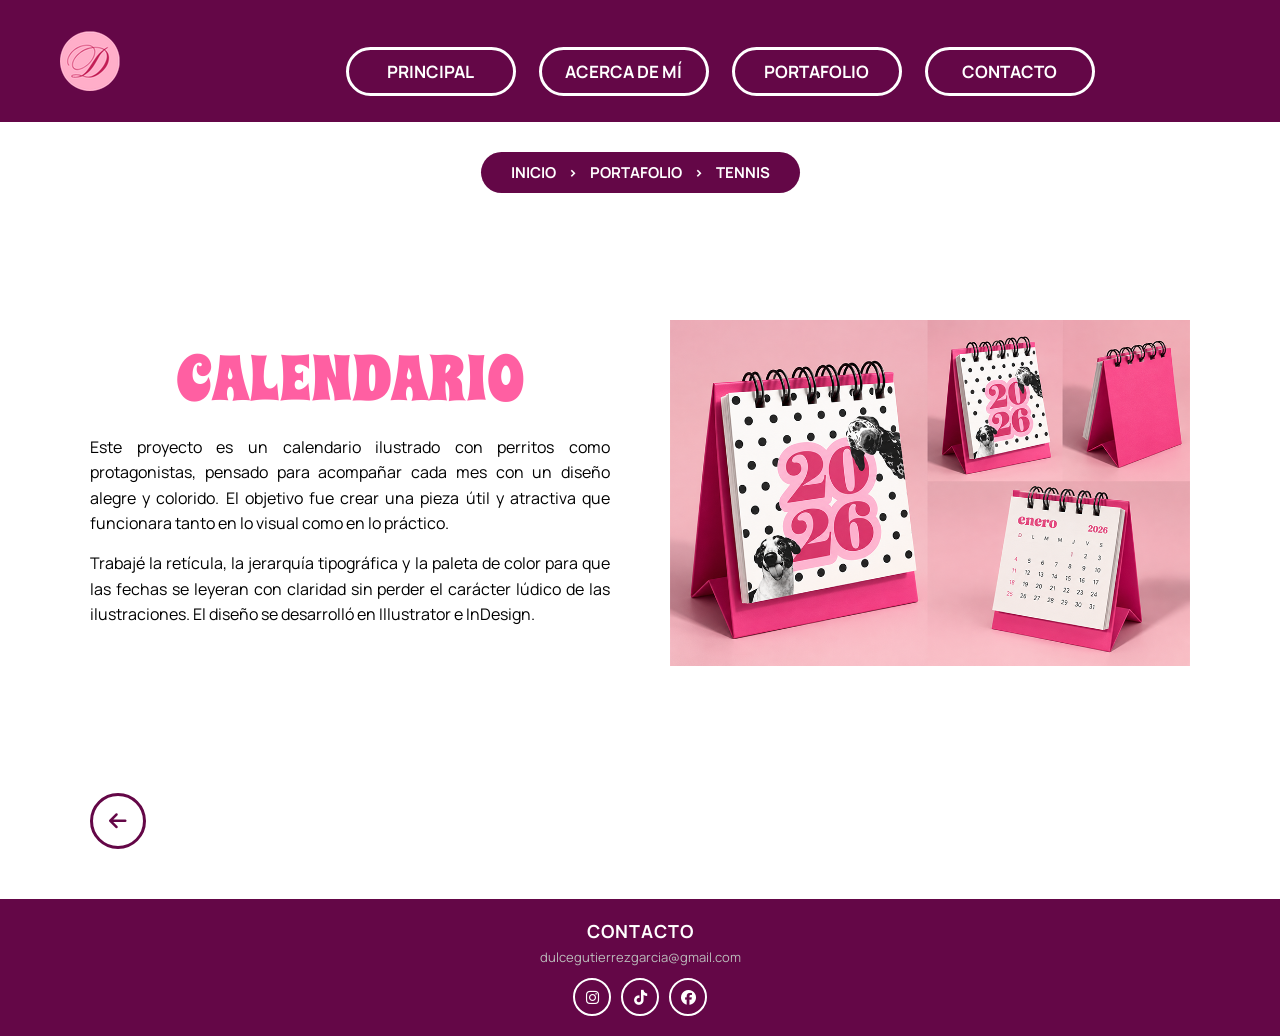
<file: practica2/proyecto5.html>
<!DOCTYPE html>
<html lang="es">
<head>
    <meta charset="UTF-8">
    <meta name="viewport" content="width=device-width, initial-scale=1.0">
    <link rel="preconnect" href="https://fonts.googleapis.com">
    <link rel="preconnect" href="https://fonts.gstatic.com" crossorigin>
    <link href="https://fonts.googleapis.com/css2?family=Manrope:wght@200..800&family=Narnoor:wght@400;500;600;700;800&family=Sniglet:wght@400;800&family=Spicy+Rice&display=swap" rel="stylesheet">
    <link rel="stylesheet" href="https://cdnjs.cloudflare.com/ajax/libs/font-awesome/6.5.1/css/all.min.css">
    <link rel="stylesheet" type="text/css" href="css/estilos.css">
    <title>Calendario | Portafolio</title>
</head>

<body>
    <header id="encabezado">
        <figure id="logotipo">
            <img src="img/Logo.png" alt="Logotipo de Dulce">
        </figure>

        <nav id="menu">
            <ul>
                <li><a href="index.html">Principal</a></li>
                <li><a href="index.html#acercademi">Acerca de mí</a></li>
                <li><a href="index.html#portafolio">Portafolio</a></li>
                <li><a href="index.html#contacto">Contacto</a></li>
            </ul>
        </nav>
    </header>

    <main id="proyecto">

        <!-- Breadcrumbs -->
        <nav class="migas" aria-label="Estás en">
            <a href="index.html">Inicio</a>
            <span>&gt;</span>
            <a href="index.html#portafolio">Portafolio</a>
            <span>&gt;</span>
            <span>Tennis</span>
        </nav>

        <!-- Título + descripción | imagen -->
        <section class="proyecto-contenido">
            <div class="proyecto-texto">
                <h1>Calendario</h1>
                <p>Este proyecto es un calendario ilustrado con perritos como protagonistas, pensado para acompañar cada mes con un diseño alegre y colorido. El objetivo fue crear una pieza útil y atractiva que funcionara tanto en lo visual como en lo práctico.</p>
                <p>Trabajé la retícula, la jerarquía tipográfica y la paleta de color para que las fechas se leyeran con claridad sin perder el carácter lúdico de las ilustraciones. El diseño se desarrolló en Illustrator e InDesign.</p>
            </div>

            <figure class="proyecto-imagen">
                <img src="img/proyecto5.png" alt="Tennis, cartel ilustrado">
            </figure>
        </section>

        <!-- Flecha para regresar -->
        <a class="volver" href="index.html#portafolio" aria-label="Volver al portafolio">
            <i class="fa-solid fa-arrow-left"></i>
        </a>

    </main>

    <footer id="contacto">
        <h2>Contacto</h2>
        <p>dulcegutierrezgarcia@gmail.com</p>
        <ul>
            <li><a href="https://www.instagram.com/_dulce_g_?dlrf=MXkxOGN0NDM3bWo4aw==/" target="_blank" rel="noopener" aria-label="Instagram"><i class="fa-brands fa-instagram"></i></a></li>
            <li><a href="https://www.tiktok.com/@dulcitosss_?_r=1&_t=ZS-9Ag1h3GOVRE" target="_blank" rel="noopener" aria-label="TikTok"><i class="fa-brands fa-tiktok"></i></a></li>
            <li><a href="https://www.facebook.com/dulcejaneth.gutierrezgarcia/" target="_blank" rel="noopener" aria-label="Facebook"><i class="fa-brands fa-facebook"></i></a></li>
        </ul>
    </footer>
</body>
</html>
</file>
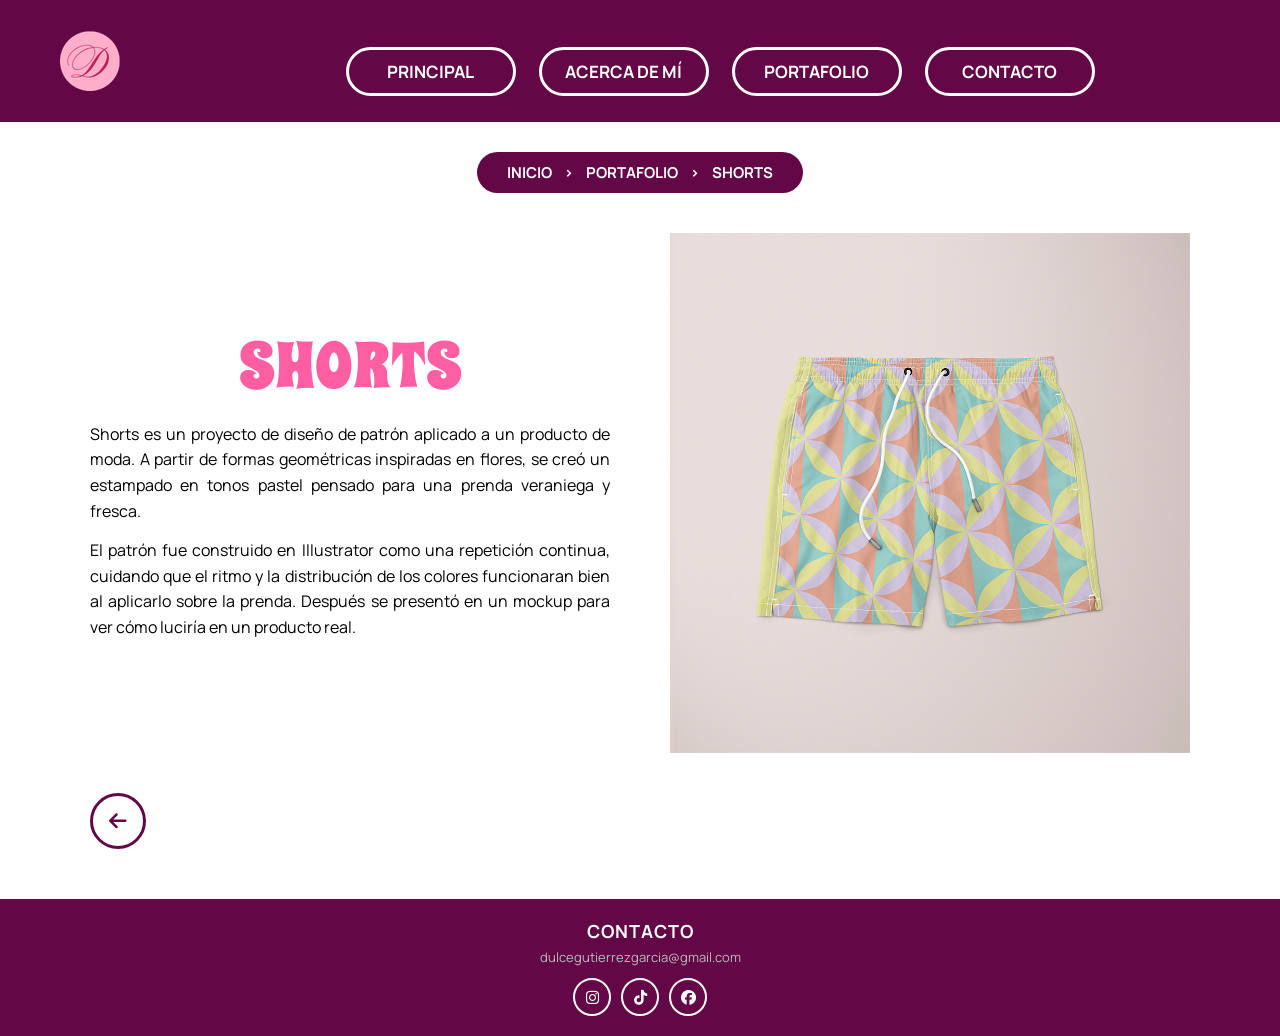
<file: practica2/proyecto6.html>
<!DOCTYPE html>
<html lang="es">
<head>
    <meta charset="UTF-8">
    <meta name="viewport" content="width=device-width, initial-scale=1.0">
    <link rel="preconnect" href="https://fonts.googleapis.com">
    <link rel="preconnect" href="https://fonts.gstatic.com" crossorigin>
    <link href="https://fonts.googleapis.com/css2?family=Manrope:wght@200..800&family=Narnoor:wght@400;500;600;700;800&family=Sniglet:wght@400;800&family=Spicy+Rice&display=swap" rel="stylesheet">
    <link rel="stylesheet" href="https://cdnjs.cloudflare.com/ajax/libs/font-awesome/6.5.1/css/all.min.css">
    <link rel="stylesheet" type="text/css" href="css/estilos.css">
    <title>Shorts | Portafolio</title>
</head>

<body>
    <header id="encabezado">
        <figure id="logotipo">
            <img src="img/Logo.png" alt="Logotipo de Dulce">
        </figure>

        <nav id="menu">
            <ul>
                <li><a href="index.html">Principal</a></li>
                <li><a href="index.html#acercademi">Acerca de mí</a></li>
                <li><a href="index.html#portafolio">Portafolio</a></li>
                <li><a href="index.html#contacto">Contacto</a></li>
            </ul>
        </nav>
    </header>

    <main id="proyecto">

        <!-- Breadcrumbs -->
        <nav class="migas" aria-label="Estás en">
            <a href="index.html">Inicio</a>
            <span>&gt;</span>
            <a href="index.html#portafolio">Portafolio</a>
            <span>&gt;</span>
            <span>Shorts</span>
        </nav>

        <!-- Título + descripción | imagen -->
        <section class="proyecto-contenido">
            <div class="proyecto-texto">
                <h1>Shorts</h1>
                <p>Shorts es un proyecto de diseño de patrón aplicado a un producto de moda. A partir de formas geométricas inspiradas en flores, se creó un estampado en tonos pastel pensado para una prenda veraniega y fresca.</p>
                <p>El patrón fue construido en Illustrator como una repetición continua, cuidando que el ritmo y la distribución de los colores funcionaran bien al aplicarlo sobre la prenda. Después se presentó en un mockup para ver cómo luciría en un producto real.</p>
            </div>

            <figure class="proyecto-imagen">
                <img src="img/proyecto6.png" alt="Shorts, patrón aplicado a producto">
            </figure>
        </section>

        <!-- Flecha para regresar -->
        <a class="volver" href="index.html#portafolio" aria-label="Volver al portafolio">
            <i class="fa-solid fa-arrow-left"></i>
        </a>

    </main>

    <footer id="contacto">
        <h2>Contacto</h2>
        <p>dulcegutierrezgarcia@gmail.com</p>
        <ul>
            <li><a href="https://www.instagram.com/_dulce_g_?dlrf=MXkxOGN0NDM3bWo4aw==/" target="_blank" rel="noopener" aria-label="Instagram"><i class="fa-brands fa-instagram"></i></a></li>
            <li><a href="https://www.tiktok.com/@dulcitosss_?_r=1&_t=ZS-9Ag1h3GOVRE" target="_blank" rel="noopener" aria-label="TikTok"><i class="fa-brands fa-tiktok"></i></a></li>
            <li><a href="https://www.facebook.com/dulcejaneth.gutierrezgarcia/" target="_blank" rel="noopener" aria-label="Facebook"><i class="fa-brands fa-facebook"></i></a></li>
        </ul>
    </footer>
</body>
</html>
</file>
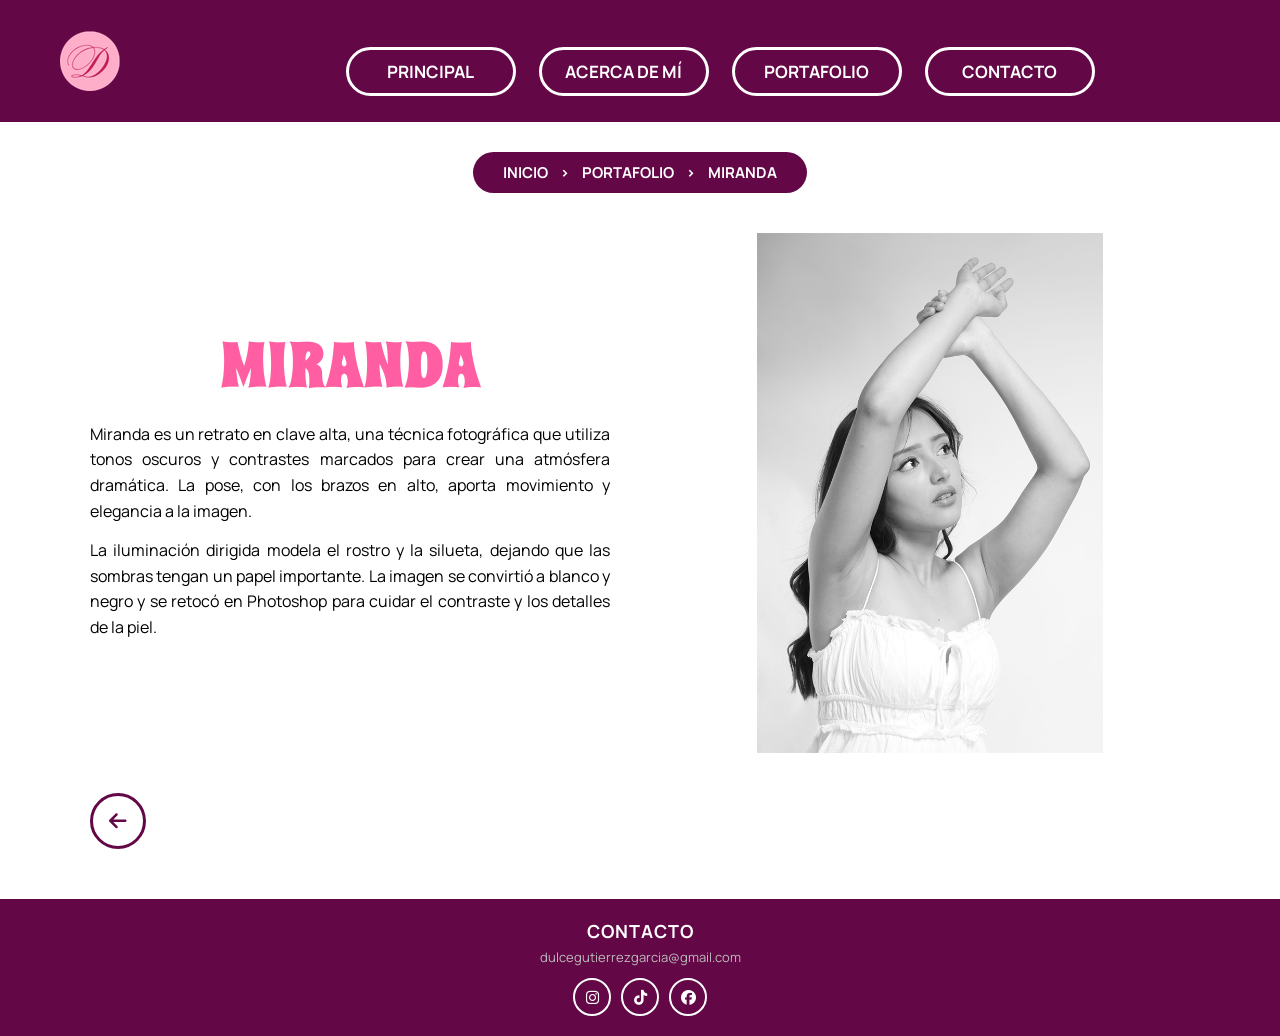
<file: practica2/proyecto7.html>
<!DOCTYPE html>
<html lang="es">
<head>
    <meta charset="UTF-8">
    <meta name="viewport" content="width=device-width, initial-scale=1.0">
    <link rel="preconnect" href="https://fonts.googleapis.com">
    <link rel="preconnect" href="https://fonts.gstatic.com" crossorigin>
    <link href="https://fonts.googleapis.com/css2?family=Manrope:wght@200..800&family=Narnoor:wght@400;500;600;700;800&family=Sniglet:wght@400;800&family=Spicy+Rice&display=swap" rel="stylesheet">
    <link rel="stylesheet" href="https://cdnjs.cloudflare.com/ajax/libs/font-awesome/6.5.1/css/all.min.css">
    <link rel="stylesheet" type="text/css" href="css/estilos.css">
    <title>Miranda | Portafolio</title>
</head>

<body>
    <header id="encabezado">
        <figure id="logotipo">
            <img src="img/Logo.png" alt="Logotipo de Dulce">
        </figure>

        <nav id="menu">
            <ul>
                <li><a href="index.html">Principal</a></li>
                <li><a href="index.html#acercademi">Acerca de mí</a></li>
                <li><a href="index.html#portafolio">Portafolio</a></li>
                <li><a href="index.html#contacto">Contacto</a></li>
            </ul>
        </nav>
    </header>

    <main id="proyecto">

        <!-- Breadcrumbs -->
        <nav class="migas" aria-label="Estás en">
            <a href="index.html">Inicio</a>
            <span>&gt;</span>
            <a href="index.html#portafolio">Portafolio</a>
            <span>&gt;</span>
            <span>Miranda</span>
        </nav>

        <!-- Título + descripción | imagen -->
        <section class="proyecto-contenido">
            <div class="proyecto-texto">
                <h1>Miranda</h1>
                <p>Miranda es un retrato en clave alta, una técnica fotográfica que utiliza tonos oscuros y contrastes marcados para crear una atmósfera dramática. La pose, con los brazos en alto, aporta movimiento y elegancia a la imagen.</p>
                <p>La iluminación dirigida modela el rostro y la silueta, dejando que las sombras tengan un papel importante. La imagen se convirtió a blanco y negro y se retocó en Photoshop para cuidar el contraste y los detalles de la piel.</p>
            </div>

            <figure class="proyecto-imagen">
                <img src="img/proyecto7.png" alt="Miranda, retrato en clave baja">
            </figure>
        </section>

        <!-- Flecha para regresar -->
        <a class="volver" href="index.html#portafolio" aria-label="Volver al portafolio">
            <i class="fa-solid fa-arrow-left"></i>
        </a>

    </main>

    <footer id="contacto">
        <h2>Contacto</h2>
        <p>dulcegutierrezgarcia@gmail.com</p>
        <ul>
            <li><a href="https://www.instagram.com/_dulce_g_?dlrf=MXkxOGN0NDM3bWo4aw==/" target="_blank" rel="noopener" aria-label="Instagram"><i class="fa-brands fa-instagram"></i></a></li>
            <li><a href="https://www.tiktok.com/@dulcitosss_?_r=1&_t=ZS-9Ag1h3GOVRE" target="_blank" rel="noopener" aria-label="TikTok"><i class="fa-brands fa-tiktok"></i></a></li>
            <li><a href="https://www.facebook.com/dulcejaneth.gutierrezgarcia/" target="_blank" rel="noopener" aria-label="Facebook"><i class="fa-brands fa-facebook"></i></a></li>
        </ul>
    </footer>
</body>
</html>
</file>
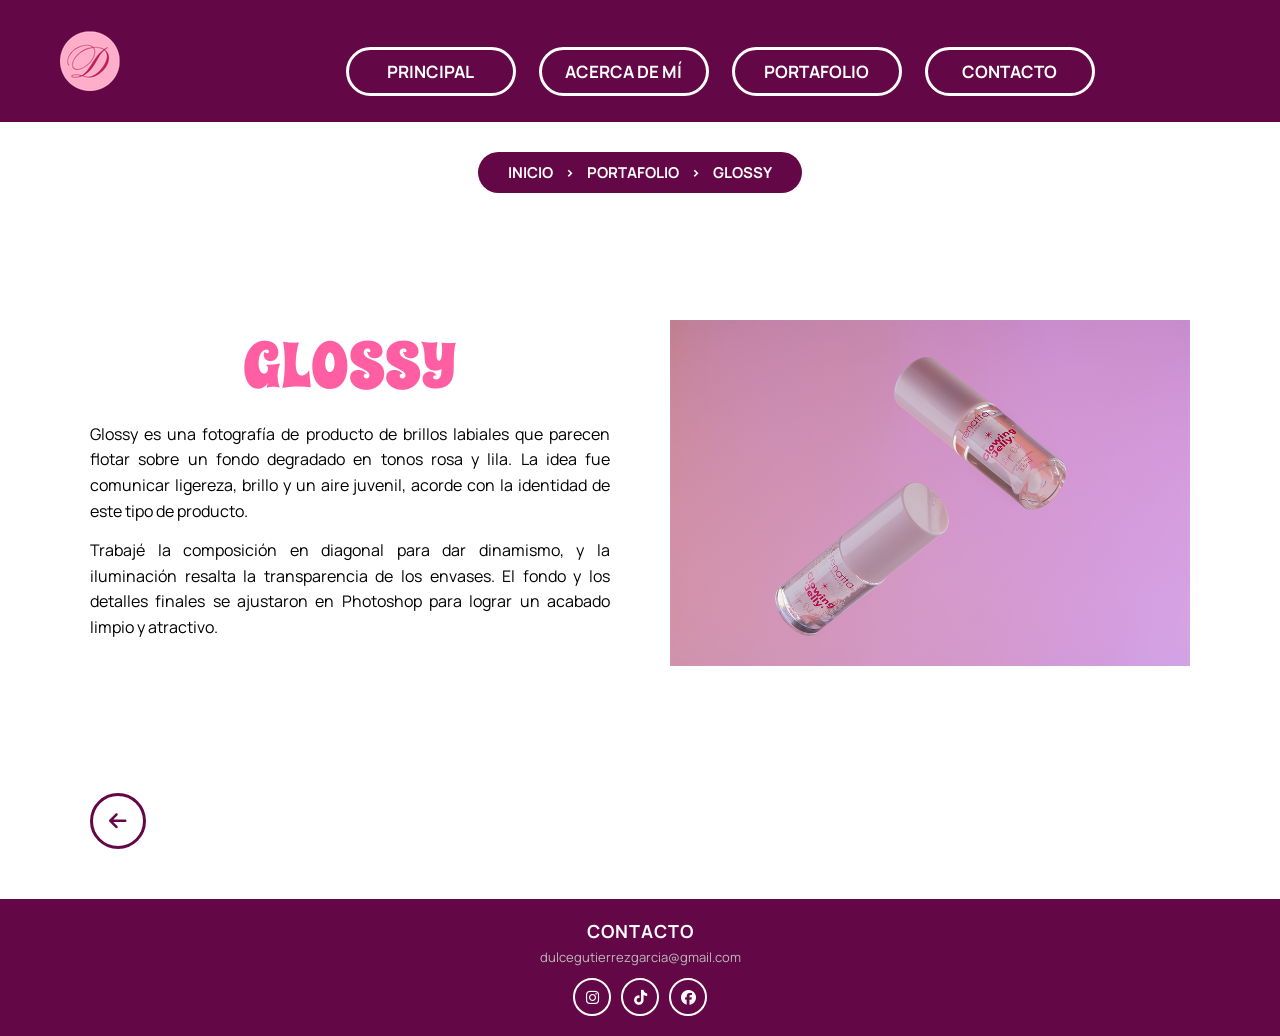
<file: practica2/proyecto8.html>
<!DOCTYPE html>
<html lang="es">
<head>
    <meta charset="UTF-8">
    <meta name="viewport" content="width=device-width, initial-scale=1.0">
    <link rel="preconnect" href="https://fonts.googleapis.com">
    <link rel="preconnect" href="https://fonts.gstatic.com" crossorigin>
    <link href="https://fonts.googleapis.com/css2?family=Manrope:wght@200..800&family=Narnoor:wght@400;500;600;700;800&family=Sniglet:wght@400;800&family=Spicy+Rice&display=swap" rel="stylesheet">
    <link rel="stylesheet" href="https://cdnjs.cloudflare.com/ajax/libs/font-awesome/6.5.1/css/all.min.css">
    <link rel="stylesheet" type="text/css" href="css/estilos.css">
    <title>Glossy | Portafolio</title>
</head>

<body>
    <header id="encabezado">
        <figure id="logotipo">
            <img src="img/Logo.png" alt="Logotipo de Dulce">
        </figure>

        <nav id="menu">
            <ul>
                <li><a href="index.html">Principal</a></li>
                <li><a href="index.html#acercademi">Acerca de mí</a></li>
                <li><a href="index.html#portafolio">Portafolio</a></li>
                <li><a href="index.html#contacto">Contacto</a></li>
            </ul>
        </nav>
    </header>

    <main id="proyecto">

        <!-- Breadcrumbs -->
        <nav class="migas" aria-label="Estás en">
            <a href="index.html">Inicio</a>
            <span>&gt;</span>
            <a href="index.html#portafolio">Portafolio</a>
            <span>&gt;</span>
            <span>Glossy</span>
        </nav>

        <!-- Título + descripción | imagen -->
        <section class="proyecto-contenido">
            <div class="proyecto-texto">
                <h1>Glossy</h1>
                <p>Glossy es una fotografía de producto de brillos labiales que parecen flotar sobre un fondo degradado en tonos rosa y lila. La idea fue comunicar ligereza, brillo y un aire juvenil, acorde con la identidad de este tipo de producto.</p>
                <p>Trabajé la composición en diagonal para dar dinamismo, y la iluminación resalta la transparencia de los envases. El fondo y los detalles finales se ajustaron en Photoshop para lograr un acabado limpio y atractivo.</p>
            </div>

            <figure class="proyecto-imagen">
                <img src="img/proyecto8.png" alt="Glossy, fotografía de producto">
            </figure>
        </section>

        <!-- Flecha para regresar -->
        <a class="volver" href="index.html#portafolio" aria-label="Volver al portafolio">
            <i class="fa-solid fa-arrow-left"></i>
        </a>

    </main>

    <footer id="contacto">
        <h2>Contacto</h2>
        <p>dulcegutierrezgarcia@gmail.com</p>
        <ul>
            <li><a href="https://www.instagram.com/_dulce_g_?dlrf=MXkxOGN0NDM3bWo4aw==/" target="_blank" rel="noopener" aria-label="Instagram"><i class="fa-brands fa-instagram"></i></a></li>
            <li><a href="https://www.tiktok.com/@dulcitosss_?_r=1&_t=ZS-9Ag1h3GOVRE" target="_blank" rel="noopener" aria-label="TikTok"><i class="fa-brands fa-tiktok"></i></a></li>
            <li><a href="https://www.facebook.com/dulcejaneth.gutierrezgarcia/" target="_blank" rel="noopener" aria-label="Facebook"><i class="fa-brands fa-facebook"></i></a></li>
        </ul>
    </footer>
</body>
</html>
</file>
<file: Practica1/css/estilos.css>
body {
    margin:0;
    padding:0;
    font-family: "Manrope", sans-serif;
}


#encabezado {
    background-color:#640747;
    text-align: center;
    display: flex;
    width:100%;
}

#logotipo {
        width: 60px;
        height: 60px;
}

#menu {
    margin-top: 20px;
    width: 600px;
    height: 50px;
}

#menu ul li {
    display: inline;
    margin-right: 20px;
}

#menu a {
    color: white;
    text-decoration: none;
}

#menu a:hover {
    color: rgb(254, 174, 209);
}

/*------------------------------- Sección portada --------------*/
#portada {
    width: 100%;
}

#imgportada {
    margin:0 auto; /*propiedad para centrar la imagen*/
    height: 400px;
    width: 960px;
}
/*------------------------------- Sección acerca de mi --------------*/

#acercademi {
    display: flex;
    flex-wrap: wrap;
}

#textoacercademi{
    text-align: center;
    width: 100%;
}

#perfil {
    display: flex;
    gap: 40px;
    width: 100%;
    max-width: 960px;
    margin: 0 auto;
    padding: 20px;
}

#imgperfil {
    width: 280px;
    height: 300px;
    margin: 0;
    flex-shrink: 0;
}

#imgperfil img {
    width: 100%;
    height: 100%;
    object-fit: cover;
    display: block;
}

#informacion {
    flex: 1;
}

#presentacion {
    text-align: left;
}

#presentacion h2,
#habilidadesyconocimientos h2 {
    margin: 0 0 10px;
}

#habilidadesyconocimientos {
    margin-top: 30px;
}

.contenedor-habilidades {
    display: flex;
    gap: 20px;
}

.habilidades {
    flex: 1;
}

.habilidades ul {
    list-style: none;
    padding: 0;
    margin: 0;
}

.habilidades li {
    margin-bottom: 6px;
}

#descarga {
    text-align: center;
    width: 100%;
}

/*------------------------------- Portafolio --------------*/

#portafolio {
    text-align: center;
}

#trabajos {
    display: flex;
    flex-wrap: wrap;
    justify-content: center;
}

/*------------------------------- Contacto --------------*/

#contacto {
    background-color: #640747;
    color: white;
    text-align: center;
    padding: 20px;
}

#contacto h2 {
    margin: 0 0 5px;
    font-size: 18px;
    letter-spacing: 1px;
    text-transform: uppercase;
}

#contacto p {
    margin: 0 0 12px;
    font-size: 13px;
    color: #bbb;
}

#contacto ul {
    list-style: none;
    padding: 0;
    margin: 0;
    display: flex;
    justify-content: center;
    gap: 10px;
}

#contacto ul a {
    display: flex;
    align-items: center;
    justify-content: center;
    width: 34px;
    height: 34px;
    border: 2px solid white;
    border-radius: 50%;
    color: white;
    font-size: 15px;
    text-decoration: none;
    transition: all 0.3s;
}

#contacto ul a:hover {
    background-color: rgb(254, 174, 209);
    border-color: rgb(254, 174, 209);
}
</file>
<file: practica2/css/estilos.css>
body {
    margin:0;
    padding:0;
    font-family: "Manrope", sans-serif;
}


#encabezado {
    position: relative;
    display: flex;
    align-items: center;
    justify-content: center;
    padding: 15px 20px;
    background-color: #640747;
}

#logotipo {
        width: 60px;
        height: 60px;
}

#menu {
    margin-top: 20px;
    width: 600px;
    height: 50px;
}

#menu {
    display: flex;
    justify-content: center;
    align-items: center;
    gap: 10px;
    width: 100%;
}

#menu {
    display: flex;
    justify-content: center;
    align-items: center;
    gap: 35px;
    width: 100%;
}

#menu a {
    display: inline-block;
    background-color:#640747;
    color: #FFFFFF;
    text-decoration: none;
    text-align: center;
    font-family: Manrope, sans-serif;
    font-size: 17px;
    font-weight: bold;
    text-transform: uppercase;
    width: 140px;
    padding: 10px 12px;
    border: 3px solid #FFFFFF;
    border-radius: 35px;
    transition: all 0.3s ease;
}

#menu a:hover {
    background-color: #F5A6CC;
    color: #FFFFFF;
    border-color: #FFFFFF;
    transform: scale(1.05);
}

#menu ul li {
    display: inline;
    margin-right: 20px;
}

/*------------------------------- Sección portada --------------*/
#portada {
    width: 100%;
    overflow: hidden;
}

#imgportada {
    margin: 0;
    width: 100%;
    height: auto;
}

#imgportada img {
    width: 100%;
    height: auto;
    display: block;
}
/*------------------------------- Sección acerca de mi --------------*/

#acercademi {
    display: block;
    padding: 40px 20px;
}


#imgperfil {
    position: relative;
    width: 280px;
    height: 330px;
    margin: 0;
    flex-shrink: 0;
    padding: 10px;
    background-color: #FFFFFF;
    box-shadow: 0 6px 18px rgba(0, 0, 0, 0.25);
}

#imgperfil img {
    width: 100%;
    height: 100%;
    object-fit: cover;
    display: block;
}

.cinta {
    position: absolute;
    top: -16px;
    left: 50%;
    width: 110px;
    height: 30px;
    background-color: rgba(245, 166, 204, 0.85);
    transform: translateX(-50%) rotate(-3deg);
    box-shadow: 0 2px 4px rgba(0, 0, 0, 0.15);
}

/* Título */
#encabezadoacercademi {
    display: flex;
    justify-content: center;
    align-items: center;
    gap: 80px;
    max-width: 960px;
    margin: 0 auto;
    padding: 30px 20px;
}

#textoacercademi h1 {
    font-family: "Spicy Rice", serif;
    font-weight: 400;
    font-size: 64px;           
    line-height: 1.1;
    margin: 20px 0 0;          
    color: #FF5FA2;
    text-align: center;
}


/* ----- Parte inferior: presentación y habilidades ----- */

#presentacion {
    text-align: left;
}

#presentacion p {
    font-family: "Manrope", sans-serif;
    font-size: 16px;      
    line-height: 1.6;
    margin: 0 0 14px;
    text-align: justify;
    hyphens: auto;
}

#presentacion p:last-child {
    text-align: center;
    margin-top: 24px;
}

#habilidades-imagenes {
    display: flex;
    justify-content: center;
    align-items: flex-start;
    gap: 60px;
    max-width: 1100px;
    margin: 60px auto 40px;
    padding: 20px;
}

.columna-habilidad {
    flex: 1;
    text-align: center;
}

.columna-habilidad h2 {
    font-family: "Spicy Rice", serif;
    font-weight: 400;
    font-size: 48px;
    line-height: 1.1;
    margin: 0 0 24px;
    color: #FF5FA2;
    text-transform: uppercase;   
}

.columna-habilidad img {
    width: 100%;
    max-width: 480px;
    height: auto;
    display: block;
    margin: 0 auto;
}

#descarga {
    text-align: center;
    width: 100%;
    margin: 20px 0 40px;
}

#descarga p {
    margin: 0 0 10px;
}

#descarga a {
    display: inline-block;
    transition: transform 0.3s ease;
}

#descarga img {
    width: 100px;        
    height: auto;
    display: block;
}

#descarga a:hover {
    transform: scale(1.1);
}

/*------------------------------- Portafolio --------------*/

#portafolio {
    text-align: center;
}

#portafolio h2 {
    display: inline-block;
    font-family: "Spicy Rice", serif;
    font-weight: 400;
    font-size: 40px;
    line-height: 1.1;
    margin: 40px 0 10px;
    padding: 12px 50px;
    color: #FF5FA2;
    text-transform: uppercase;
    background-color: transparent;
    border: 4px solid #FF5FA2;
    border-radius: 50px;
}

#trabajos {
    display: grid;
    grid-template-columns: repeat(4, 1fr);
    gap: 40px 30px;
    max-width: 1300px;
    margin: 0 auto;
    padding: 20px;
}

#trabajos h3 {
    font-family: "Sniglet", sans-serif;
    font-weight: 400;
    font-size: 24px;
    margin: 0 0 10px;
    color: #640747;
}

#trabajos figure {
    margin: 0 0 15px;
    width: 100%;
    display: flex;
    justify-content: center;
}

#trabajos img {
    width: 100%;
    max-width: 300px;
    height: auto;
}

.boton {
    margin: 15px auto;
    width: 170px;
    background-color: #640747;
    border-radius: 50px;
    transition: all 0.3s ease;
}

.boton a {
    display: block;
    padding: 12px 20px;
    color: #FFFFFF;
    text-decoration: none;
    text-align: center;
    font-family: "Manrope", sans-serif;
    font-size: 15px;
    font-weight: bold;
    text-transform: uppercase;
}

.boton:hover {
    background-color: #F5A6CC;
    transform: scale(1.05);
}


/*------------------------------- Contacto --------------*/

#contacto {
    background-color: #640747;
    color: white;
    text-align: center;
    padding: 20px;
}

#contacto h2 {
    margin: 0 0 5px;
    font-size: 18px;
    letter-spacing: 1px;
    text-transform: uppercase;
}

#contacto p {
    margin: 0 0 12px;
    font-size: 13px;
    color: #bbb;
}

#contacto ul {
    list-style: none;
    padding: 0;
    margin: 0;
    display: flex;
    justify-content: center;
    gap: 10px;
}

#contacto ul a {
    display: flex;
    align-items: center;
    justify-content: center;
    width: 34px;
    height: 34px;
    border: 2px solid white;
    border-radius: 50%;
    color: white;
    font-size: 15px;
    text-decoration: none;
    transition: all 0.3s;
}

#contacto ul a:hover {
    background-color: rgb(254, 174, 209);
    border-color: rgb(254, 174, 209);
}

/*------------------------------- Página de proyecto --------------*/

#proyecto {
    max-width: 1100px;
    margin: 0 auto;
    padding: 30px 20px 50px;
    text-align: center;
}

/* Breadcrumbs en píldora */
.migas {
    display: inline-flex;
    align-items: center;
    gap: 12px;
    background-color: #640747;
    color: #FFFFFF;
    font-size: 15px;
    font-weight: bold;
    text-transform: uppercase;
    padding: 10px 30px;
    border-radius: 50px;
}

.migas a {
    color: #FFFFFF;
    text-decoration: none;
}

.migas a:hover {
    color: #F5A6CC;
}

/* Título + descripción | imagen */
.proyecto-contenido {
    display: flex;
    align-items: center;
    gap: 60px;
    margin-top: 40px;
}

.proyecto-texto {
    flex: 1;
    text-align: left;
}

.proyecto-texto h1 {
    font-family: "Spicy Rice", serif;
    font-weight: 400;
    font-size: 64px;
    line-height: 1.1;
    margin: 0 0 20px;
    color: #FF5FA2;
    text-transform: uppercase;
    text-align: center;      
}

.proyecto-texto p {
    font-family: "Manrope", sans-serif;
    font-size: 16px;
    line-height: 1.6;
    margin: 0 0 14px;
    text-align: justify;
}

.proyecto-imagen {
    flex: 1;
    margin: 0;
}

.proyecto-imagen img {
    width: 100%;
    height: auto;
    display: block;
    animation: aparecer 1s ease both;
}

@keyframes aparecer {
    from { opacity: 0; transform: translateY(20px); }
    to   { opacity: 1; transform: translateY(0); }
}

/* Flecha de regreso */
.volver {
    display: flex;
    align-items: center;
    justify-content: center;
    width: 50px;
    height: 50px;
    margin-top: 40px;
    border: 3px solid #640747;
    border-radius: 50%;
    color: #640747;
    font-size: 20px;
    text-decoration: none;
    transition: all 0.3s ease;
}

.volver:hover {
    background-color: #F5A6CC;
    border-color: #F5A6CC;
    color: #FFFFFF;
    transform: scale(1.1);
}

@media (max-width: 800px) {
    .proyecto-contenido {
        flex-direction: column;
        gap: 30px;
    }

    .proyecto-texto h1 {
        font-size: 48px;
    }
}
</file>
